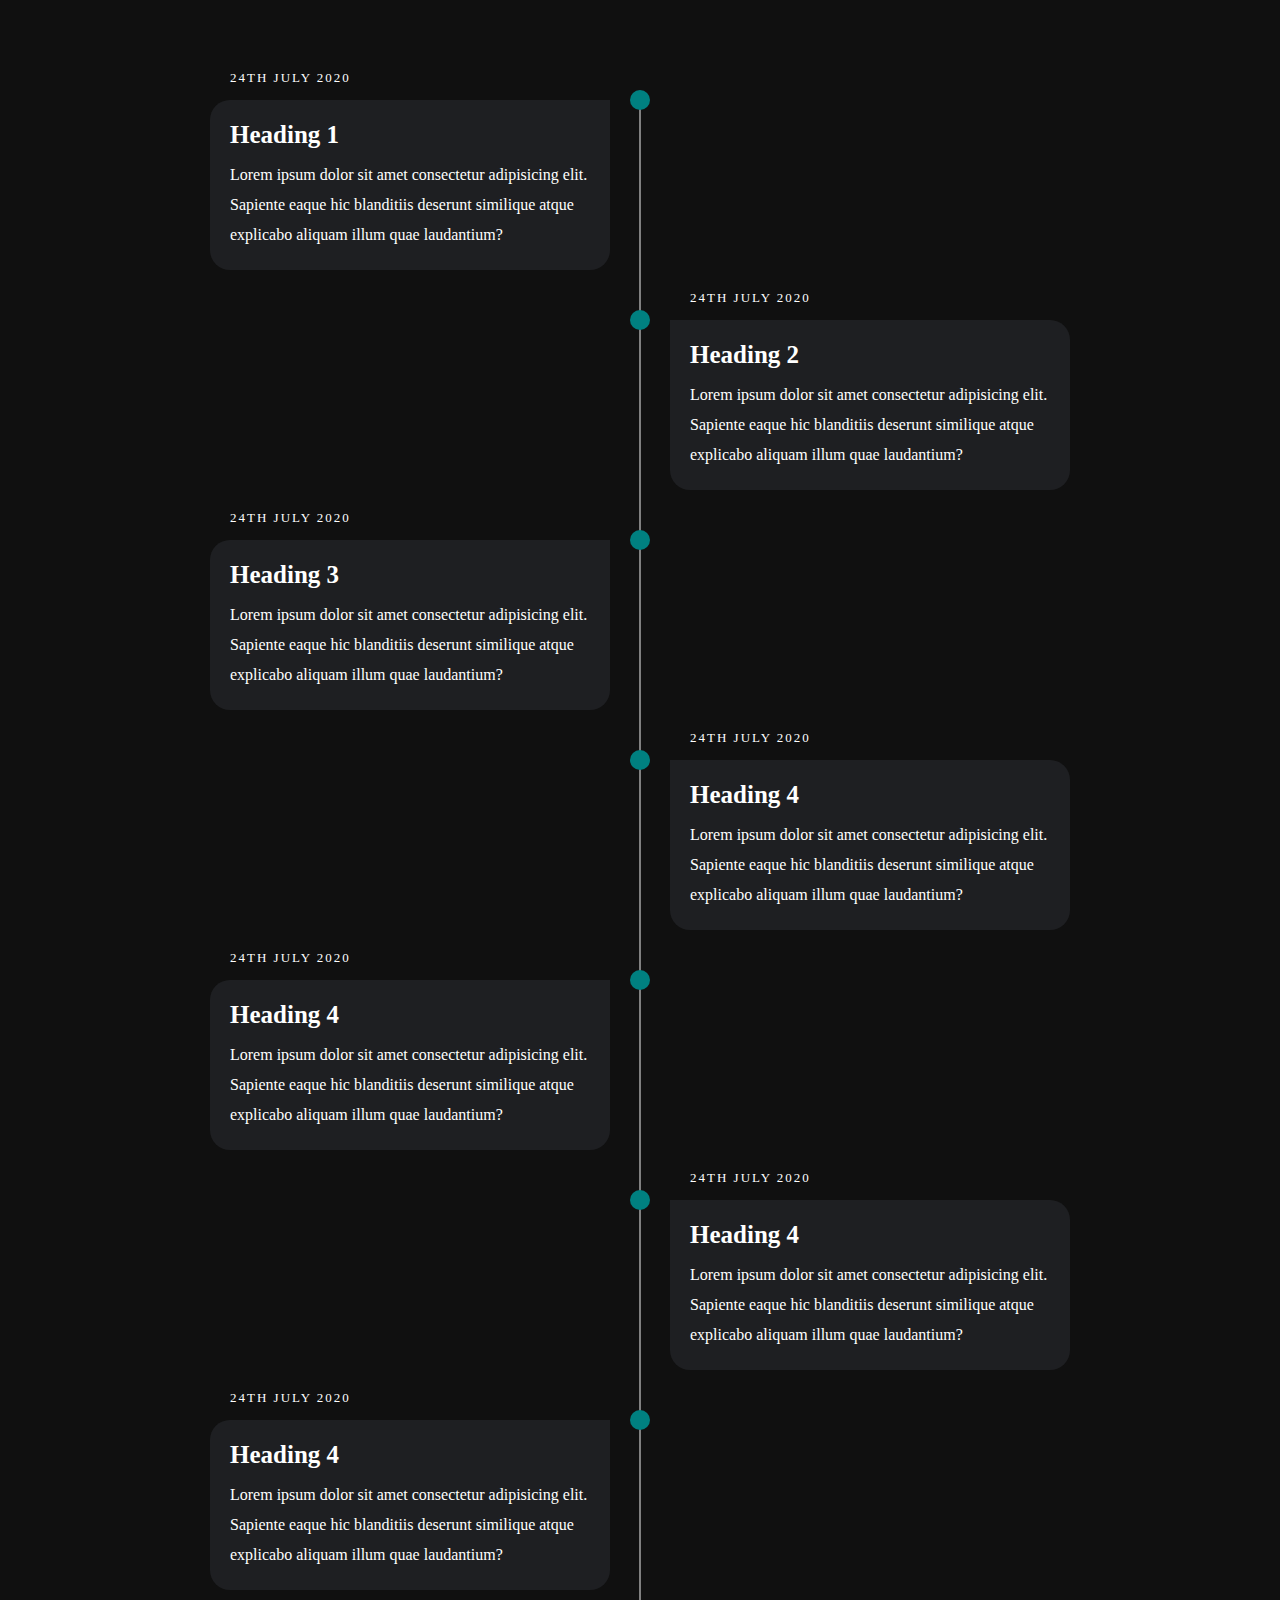
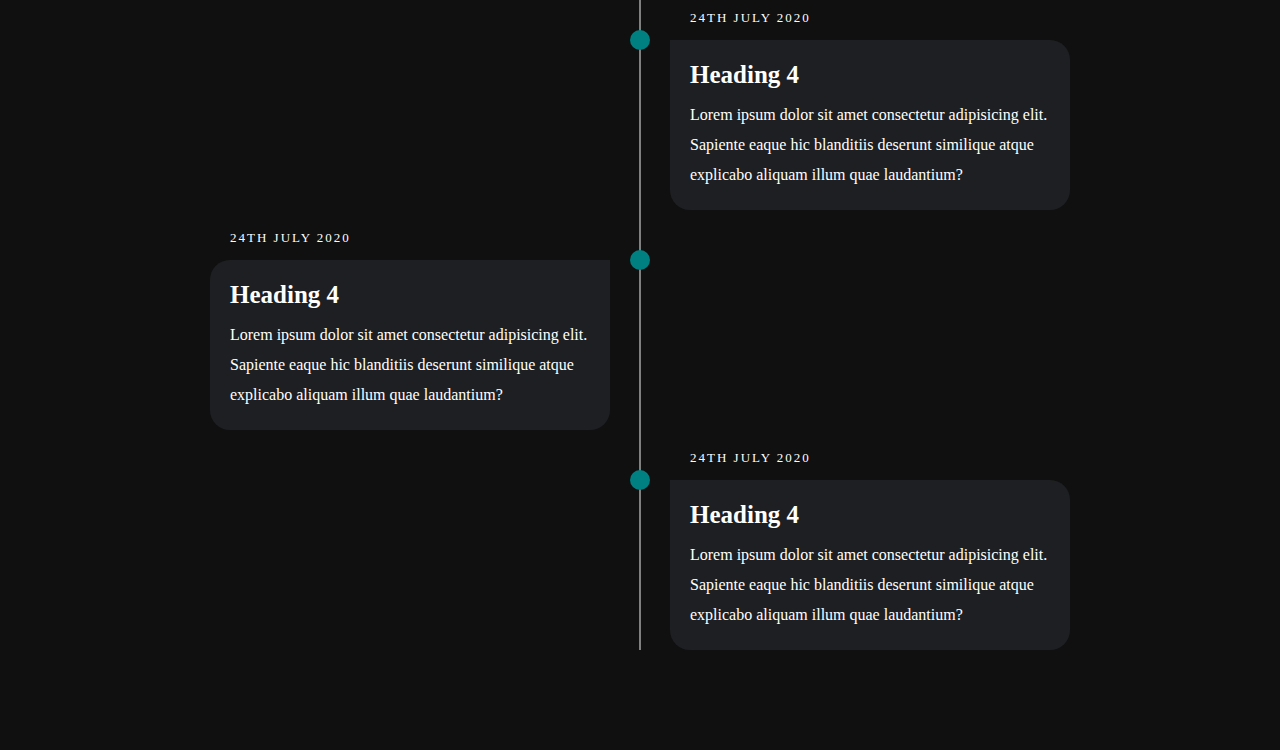
<file: notes.html>
<!DOCTYPE html>
<html lang="en">
  <head>
    <meta charset="UTF-8" />
    <meta name="viewport" content="width=device-width, initial-scale=1.0" />
    <!-- get the google font -->
    <link rel="stylesheet" href="./notes.css" />
    <title>WHAT I LEARNT</title>
  </head>
  <body>
    <div class="container">
      <div class="timeline">
        <ul>
          <li>
            <div class="timeline-content">
              <h2 class="date">24TH JULY 2020</h2>
              <h1>Heading 1</h1>
              <p>
                Lorem ipsum dolor sit amet consectetur adipisicing elit.
                Sapiente eaque hic blanditiis deserunt similique atque explicabo
                aliquam illum quae laudantium?
              </p>
            </div>
          </li>
          <li>
            <div class="timeline-content">
              <h2 class="date">24TH JULY 2020</h2>
              <h1>Heading 2</h1>
              <p>
                Lorem ipsum dolor sit amet consectetur adipisicing elit.
                Sapiente eaque hic blanditiis deserunt similique atque explicabo
                aliquam illum quae laudantium?
              </p>
            </div>
          </li>
          <li>
            <div class="timeline-content">
              <h2 class="date">24TH JULY 2020</h2>
              <h1>Heading 3</h1>
              <p>
                Lorem ipsum dolor sit amet consectetur adipisicing elit.
                Sapiente eaque hic blanditiis deserunt similique atque explicabo
                aliquam illum quae laudantium?
              </p>
            </div>
          </li>
          <li>
            <div class="timeline-content">
              <h2 class="date">24TH JULY 2020</h2>
              <h1>Heading 4</h1>
              <p>
                Lorem ipsum dolor sit amet consectetur adipisicing elit.
                Sapiente eaque hic blanditiis deserunt similique atque explicabo
                aliquam illum quae laudantium?
              </p>
            </div>
          </li>

          <li>
            <div class="timeline-content">
              <h2 class="date">24TH JULY 2020</h2>
              <h1>Heading 4</h1>
              <p>
                Lorem ipsum dolor sit amet consectetur adipisicing elit.
                Sapiente eaque hic blanditiis deserunt similique atque explicabo
                aliquam illum quae laudantium?
              </p>
            </div>
          </li>

          <li>
            <div class="timeline-content">
              <h2 class="date">24TH JULY 2020</h2>
              <h1>Heading 4</h1>
              <p>
                Lorem ipsum dolor sit amet consectetur adipisicing elit.
                Sapiente eaque hic blanditiis deserunt similique atque explicabo
                aliquam illum quae laudantium?
              </p>
            </div>
          </li>

          <li>
            <div class="timeline-content">
              <h2 class="date">24TH JULY 2020</h2>
              <h1>Heading 4</h1>
              <p>
                Lorem ipsum dolor sit amet consectetur adipisicing elit.
                Sapiente eaque hic blanditiis deserunt similique atque explicabo
                aliquam illum quae laudantium?
              </p>
            </div>
          </li>

          <li>
            <div class="timeline-content">
              <h2 class="date">24TH JULY 2020</h2>
              <h1>Heading 4</h1>
              <p>
                Lorem ipsum dolor sit amet consectetur adipisicing elit.
                Sapiente eaque hic blanditiis deserunt similique atque explicabo
                aliquam illum quae laudantium?
              </p>
            </div>
          </li>

          <li>
            <div class="timeline-content">
              <h2 class="date">24TH JULY 2020</h2>
              <h1>Heading 4</h1>
              <p>
                Lorem ipsum dolor sit amet consectetur adipisicing elit.
                Sapiente eaque hic blanditiis deserunt similique atque explicabo
                aliquam illum quae laudantium?
              </p>
            </div>
          </li>

          <li>
            <div class="timeline-content">
              <h2 class="date">24TH JULY 2020</h2>
              <h1>Heading 4</h1>
              <p>
                Lorem ipsum dolor sit amet consectetur adipisicing elit.
                Sapiente eaque hic blanditiis deserunt similique atque explicabo
                aliquam illum quae laudantium?
              </p>
            </div>
          </li>
        </ul>
      </div>
    </div>
  </body>
</html>
</file>
<file: notes.css>
/* for the universal selector. Some browsers add their own styling to elements on before they are displayed */

* {
  margin: 0;
  padding: 0;
  box-sizing: border-box;
}

html {
  font-family: serif;
  color: white;
}

.container {
  min-height: 100vh;
  width: 100%;
  display: flex;
  align-items: center;
  justify-content: center;
  background-color: #101010;
  /* make sure to add this on at the end */
  padding: 100px 0;
}

.timeline {
  width: 80%;
  height: auto;
  max-width: 800px;
  margin: auto;
  position: relative;
}

.timeline ul {
  list-style: none;
}

.timeline ul li {
  padding: 20px;
  background-color: #1e1f22;
  color: white;
  border-radius: 10px;
  margin-bottom: 20px;
}

.timeline ul li:last-child {
  margin-bottom: 0;
}

.timeline-content h1 {
  font-size: 25px;
  font-weight: 500px;
  line-height: 30px;
  margin-bottom: 10px;
}

.timeline-content p {
  font-size: 16px;
  line-height: 30px;
  font-weight: 300;
}

.timeline-content .date {
  font-size: 13px;
  font-weight: 300;
  margin-bottom: 10px;
  letter-spacing: 2px;
}

@media only screen and (min-width: 768px) {
  .timeline ul li {
    width: 50%;
    margin-bottom: 50px;
    position: relative;
  }

  .timeline ul li:nth-child(odd) {
    float: left;
    /* not now */
    clear: right;
    /* after drawing the vertical line */
    /* i want to give it a spacing both left and rigth */
    transform: translateX(-30px);
    /* add this one last */
    border-radius: 20px 0px 20px 20px;
  }
  .timeline ul li:nth-child(even) {
    float: right;
    /* not now */
    clear: left;
    /* after drawing the vertical line */
    /* i want to give it a spacing both left and rigth */
    transform: translateX(30px);
    border-radius: 0px 20px 20px 20px;
  }

  /* now i want to create a line vertical line */
  .timeline::before {
    content: "";
    position: absolute;
    height: 100%;
    width: 2px;
    background-color: gray;
    /* to bring the line to the center */
    left: 50%;
    transform: translateX(-50%);
  }
  /* now i want to add a circle as an identifier */

  .timeline ul li::after {
    content: "";
    position: absolute;
    height: 20px;
    width: 20px;
    background-color: teal;
    border-radius: 50%;
    top: 0;
  }

  .timeline ul li:nth-child(odd)::after {
    right: -30px;
    transform: translate(50%, -50%);
  }
  .timeline ul li:nth-child(even)::after {
    left: -30px;
    transform: translate(-50%, -50%);
  }

  .timeline ul li:hover::after {
    background-color: red;
  }

  .timeline-content .date {
    position: absolute;
    top: -30px;
  }
}
</file>
